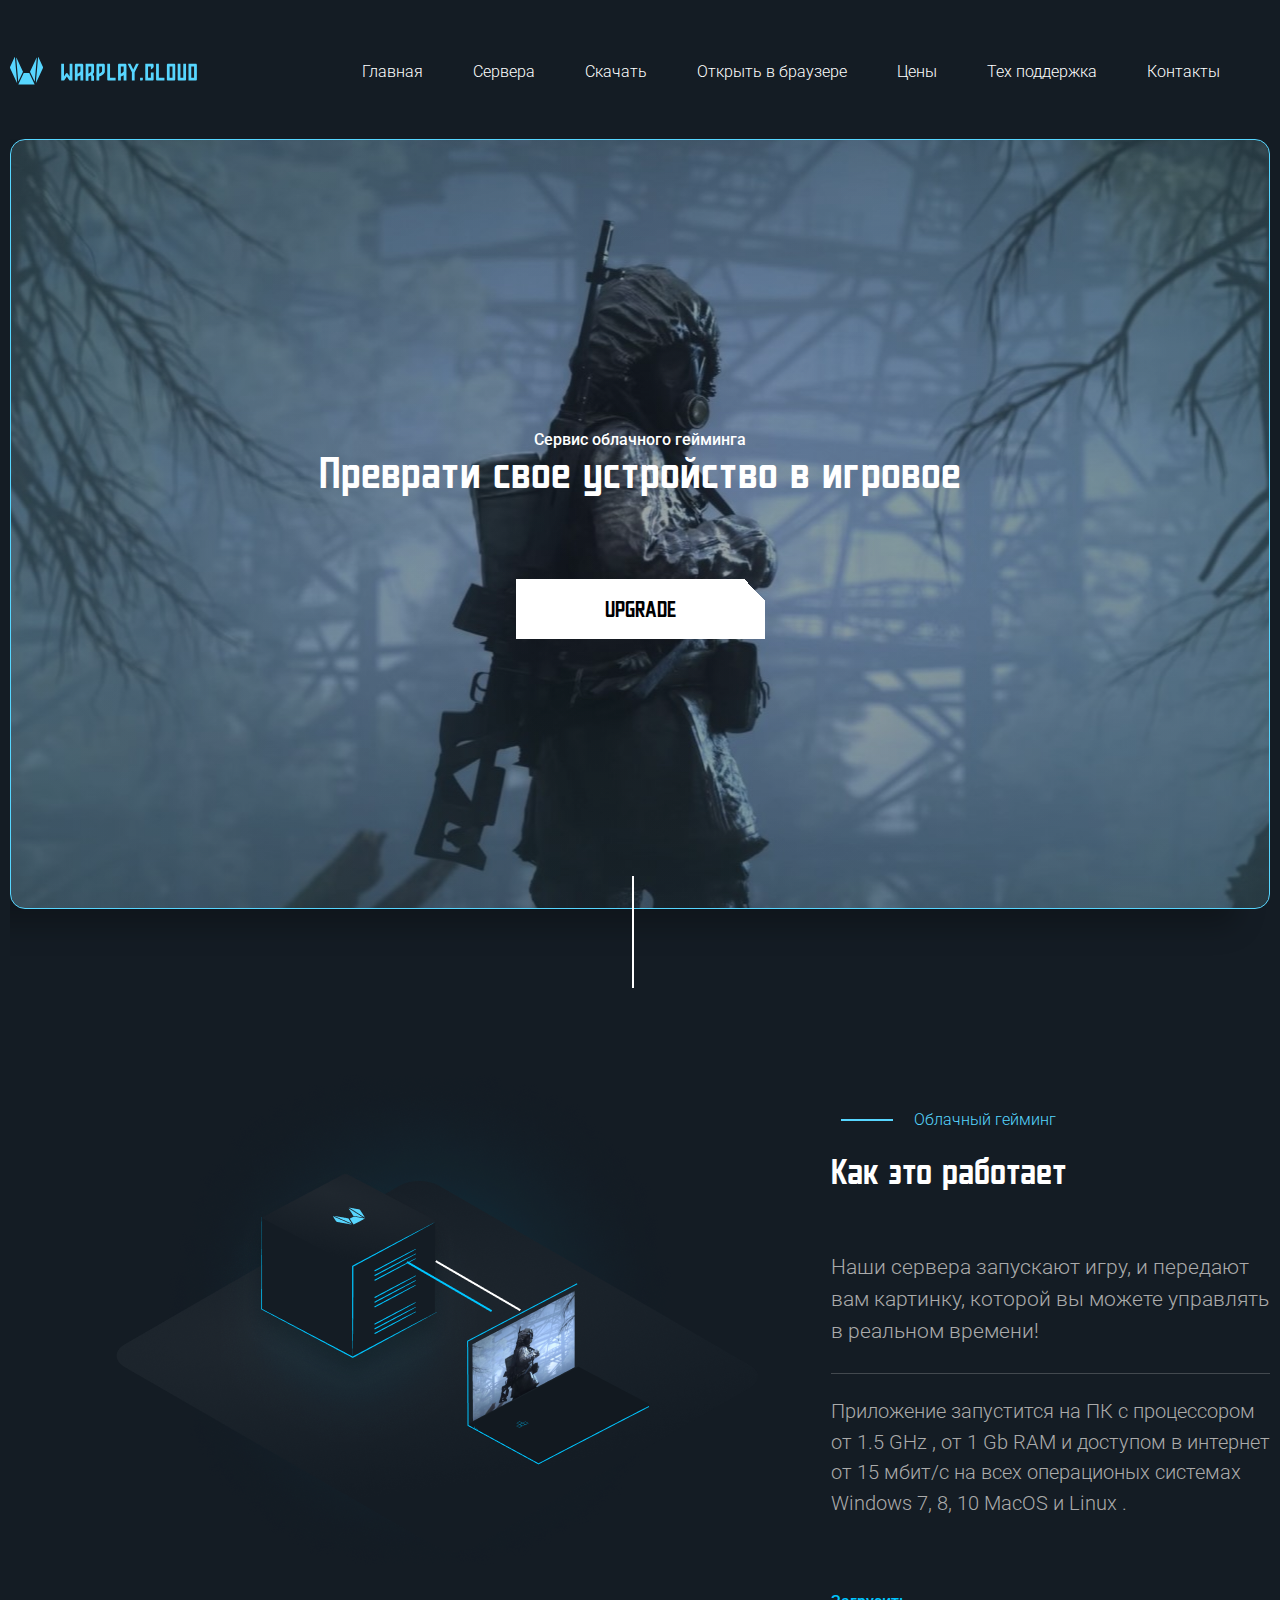
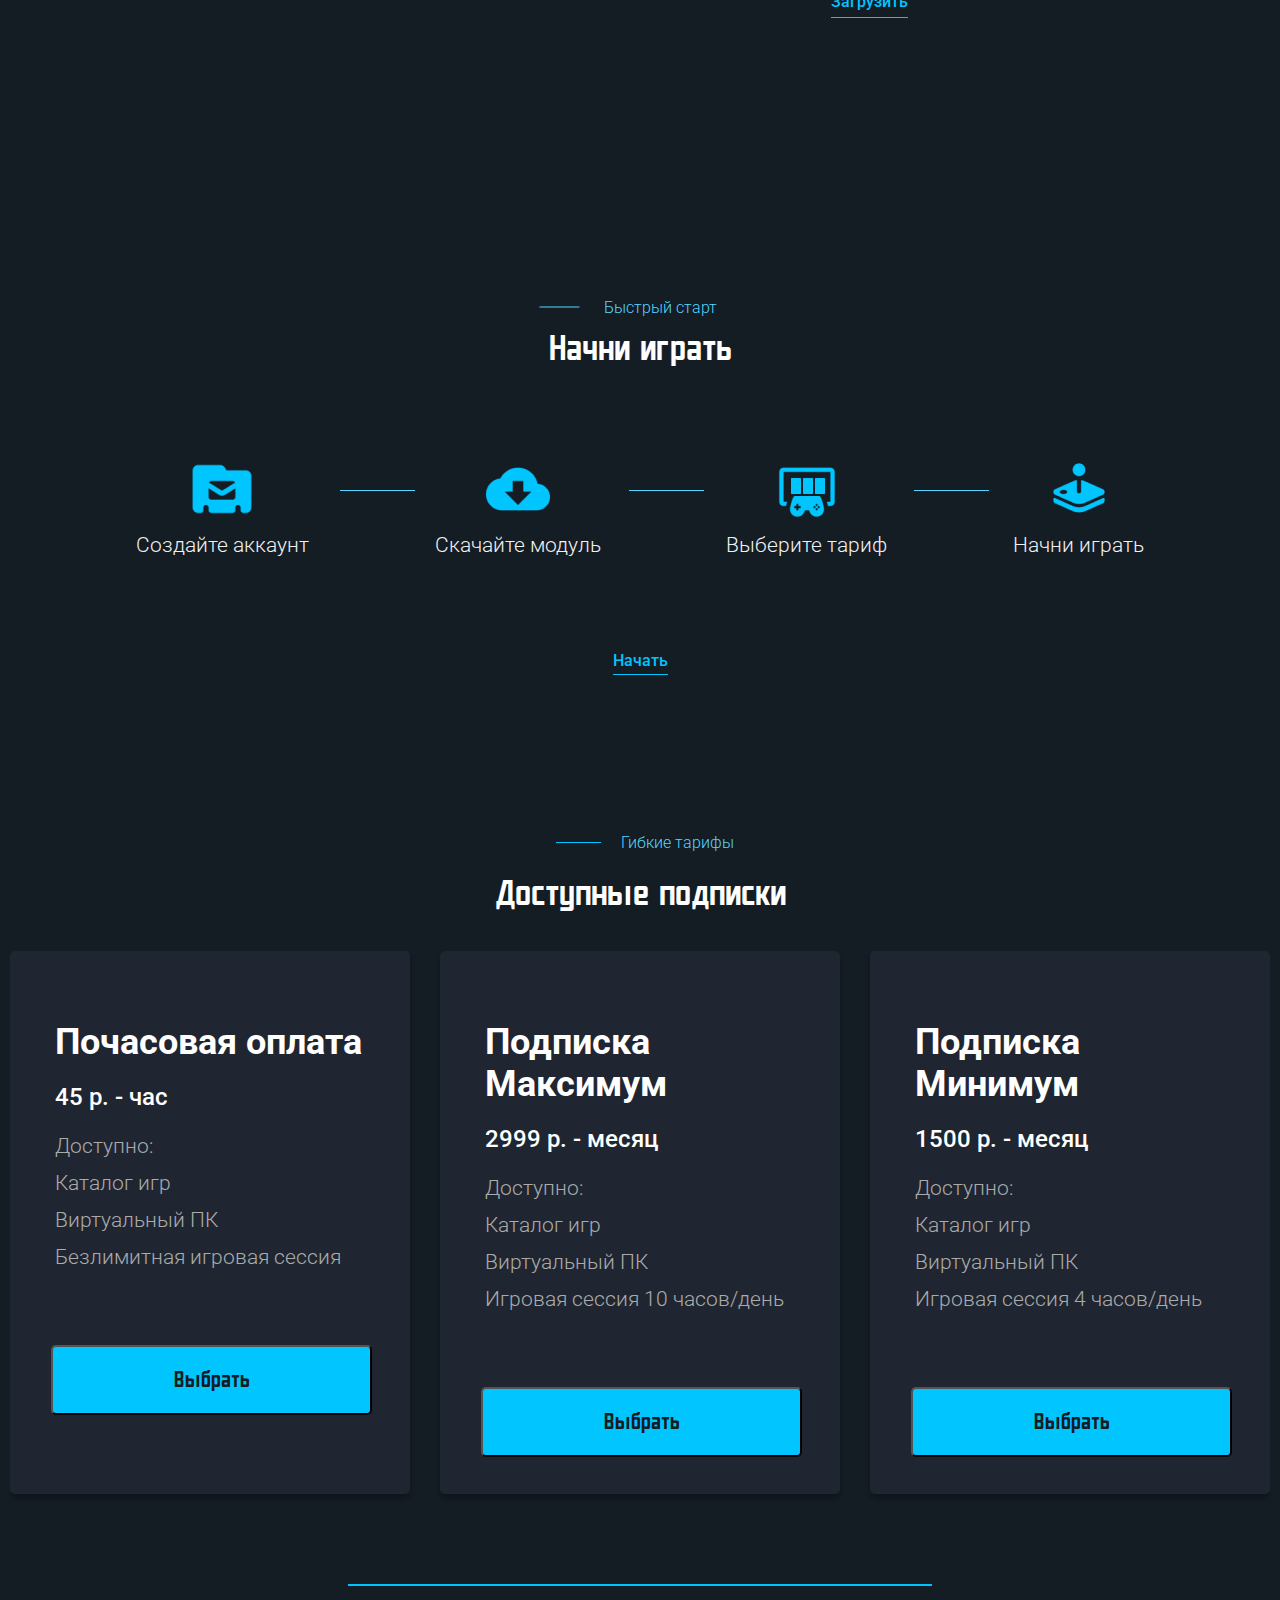
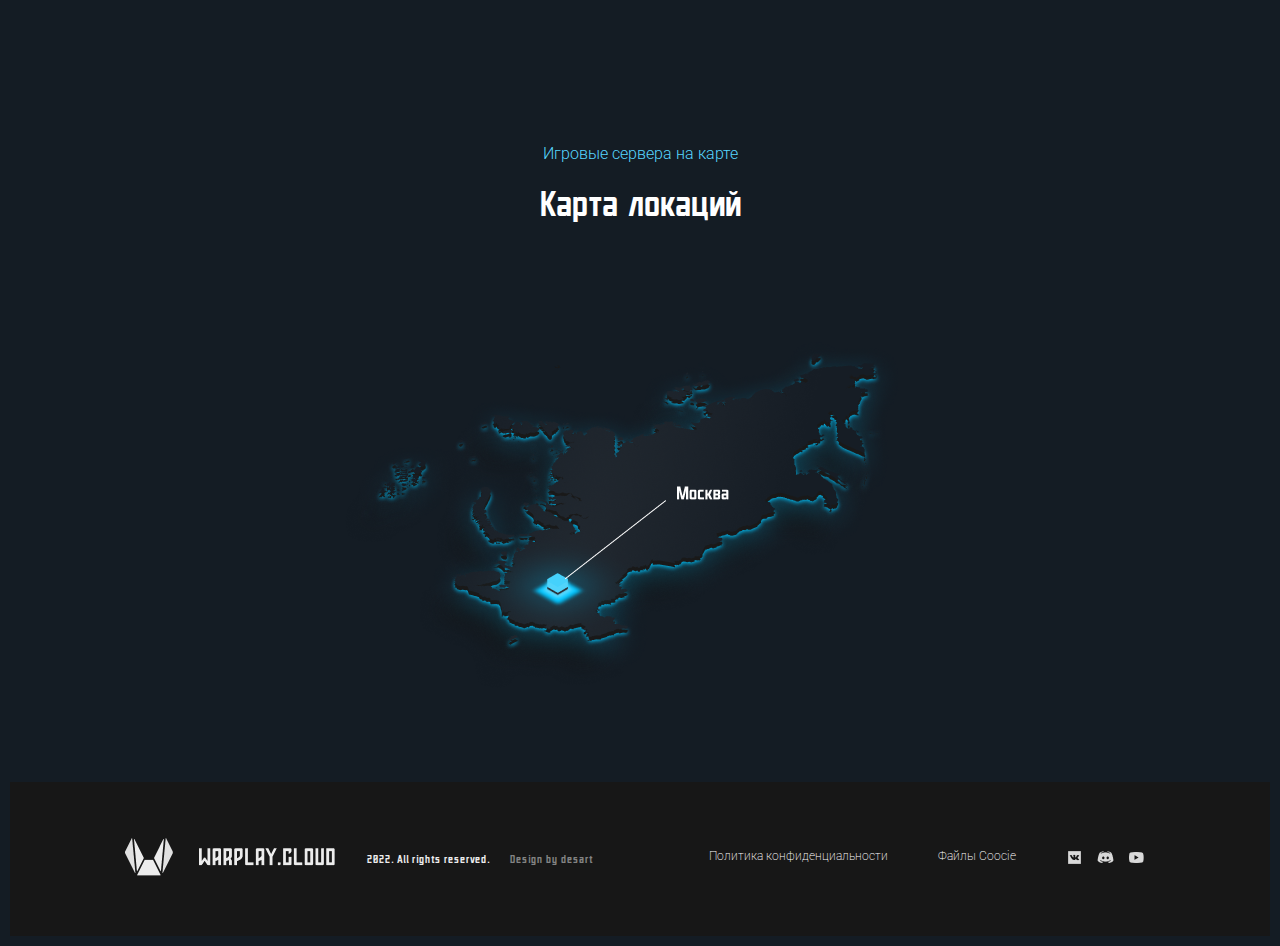
<file: index.html>
<!DOCTYPE html>
<html lang="ru">
<head>
    <meta charset="UTF-8">
    <meta http-equiv="X-UA-Compatible" content="IE=edge">
    <meta name="viewport" content="width=device-width, initial-scale=1.0">
    <link rel="stylesheet" href="css/style.css">
    <link rel="icon" href="img/icon/logo.svg">
    <link rel="preconnect" href="https://fonts.googleapis.com">
    <link rel="preconnect" href="https://fonts.gstatic.com" crossorigin>
    <link href="https://fonts.googleapis.com/css2?family=Roboto:wght@300;400;500;700&display=swap" rel="stylesheet">
    <title>WARPLAY.CLOUD</title>
</head>
<body>
    <header class="header">
    <div class="container">
        <div class="header__Ineer">
        <div class="header__logo">
            <a href="#"><img src="img/icon/Logo_header.svg" alt=""></a>
        </div>
            <nav class="nav">
                <a class="nav_link" href="index.html">Главная</a>
                <a class="nav_link"  href="#servera">Сервера</a>
                <a class="nav_link" href="dowload_page/dowload.html">Скачать</a>
                <a class="nav_link" href="404_eror_page/404_eror.html">Открыть в браузере</a>
                <a class="nav_link" href="#price">Цены</a>
                <a class="nav_link" href="404_eror_page/404_eror.html">Тех поддержка</a>
                <a class="nav_link" id="contacts" href="404_eror_page/404_eror.html">Контакты</a>
            </nav>
        </div>
    </div>
    </header>
    <div class="bottom_header">
        <div class="container">
        <div class="bottom_header_iner">
        <div class="text_back_fon">
            <div class="pre_heading">
                <span>Сервис облачного гейминга</span>
            </div>
            <div class="title">
                <span>Преврати свое устройство в игровое</span>
            </div>
        </div>
        <div class="input_header">
            <a class="link_header" href="#price">UPGRADE</a>
        </div>
        <div class="line_header"></div>
        </div>
             </div>
    
    </div>
    <div class="how_it_works">
        <div class="container">
            <div class="block_works">
                <div class="block_img">
                    
                </div>
                <div class="block_text_works">
                    <div class="title">
                        <h6 class="pre_heading_works">Облачный гейминг</h6>
                        <h2 class="title_works">Как это работает</h2>
                    </div>
                    <div class="descriptions">
                        <p class="description_text">Наши сервера запускают игру, и передают<br>
                            вам картинку, которой вы можете управлять<br>
                            в реальном времени!</p>
                            <div class="block_img">
                                <img  src="img/ImageServerHost.png" alt="">
                            </div>
                           
                        <p class="description_text_2">Приложение  запустится на ПК с процессором<br>
                            от 1.5 GHz , от 1 Gb RAM и доступом в интернет<br>
                            от 15 мбит/с
                             на всех операционых системах<br>
                            Windows 7, 8, 10 MacOS и Linux .</p>
                    </div>
                    <div class="block_download">
                        <a class="download_link" href="dowload_page/dowload.html" _blank >Загрузить</a>
                    </div>
                </div>
            </div>
        
    </div>
    </div>
    <div class="block_start_playing">
        <div class="container">
            <div class="block_text_start_playing">
                <div class="inner_text_1">
                    <h6 class="pre_title_start_playing">Быстрый старт</h6>
                </div>
                <h2 class="title_start_playing">Начни играть</h2>
            </div>
            <div class="img_description_start_playing">
                <figure class="figure_text_start">
                    <img src="img/icon/Mail Contact.png" alt="">
                    <figcaption class="text_under_img">Cоздайте аккаунт</figcaption>
                </figure>

                <figure class="figure_text_start">
                    <img src="img/icon/Download from the Cloud.png" alt="">
                    <figcaption class="text_under_img">Cкачайте модуль</figcaption>
                </figure>

                <figure class="figure_text_start">
                    <img src="img/icon/Library.png" alt="">
                    <figcaption class="text_under_img">Выберите тариф</figcaption>
                </figure>

                <figure class="figure_text_start">
                    <img src="img/icon/Apple Arcade.png" alt="">
                    <figcaption class="text_under_img">Начни играть</figcaption>
                </figure>
            </div>
            <div class="block_to_begin">
                <a href="registration_page/registration.html" class="text_block_to_begin">Начать</a>
            </div>
        </div>
    </div>
    <div class="sebscriptions">
        <div class="container">
            <div class="block_text_sebcriptions">
                <div class="pre_title_block_sebcriptions">
                    <a id="price" href="#"><p class="text_pre_title">Гибкие тарифы</p></a>
                </div>
                <p class="title_sebcriptions">Доступные подписки</p>
            </div>
            <div class="block_cards">
                <div class="cards_1">
                    <div class="inear_card_title">
                        <p class="title_card_text">Почасовая оплата</p>
                        <p class="card_maney">45 р.  -  час</p>
                    </div>
                    <div class="description_card">
                    <p>Доступно:</p>
                    <p>Каталог игр</p>
                    <p>Виртуальный ПК</p>
                    <p>Безлимитная игровая сессия</p>
                    </div>
                    <div class="button_card">
                        <a href="registration_page/registration.html"><button class="link_card">Выбрать</button></a>
                    </div>
                </div>

                    <div class="cards_2">
                        <div class="inear_card_title">
                            <p class="title_card_text">Подписка Максимум</p>
                            <p class="card_maney">2999 р.  -  месяц</p>
                        </div>
                        <div class="description_card">
                        <p>Доступно:</p>
                        <p>Каталог игр</p>
                        <p>Виртуальный ПК</p>
                        <p>Игровая сессия 10 часов/день</p>
                        </div>
                        <div class="button_card">
                            <a href="registration_page/registration.html"><button class="link_card">Выбрать</button></a>
                        </div>
                         </div>

                        <div class="cards_3">
                            <div class="inear_card_title">
                                <p class="title_card_text">Подписка Минимум</p>
                                <p class="card_maney">1500 р.  -  месяц</p>
                            </div>
                            <div class="description_card">
                            <p>Доступно:</p>
                            <p>Каталог игр</p>
                            <p>Виртуальный ПК</p>
                            <p>Игровая сессия 4 часов/день</p>
                            </div>
                            <div class="button_card">
                               <a href="registration_page/registration.html"><button class="link_card">Выбрать</button></a>
                            </div>
            </div>
        </div>
        <div class="block_line_cards">
            <hr class="line_cards">
        </div>
    </div>
    </div>
    <div class="block_map">
            <div class="container">
                <div class="blocK_text_map">
                    <div class="block_pre_title_map">
                        <a id="servera" href="#"><p>Игровые сервера на карте</p></a>
                    </div>
                    <p class="title_map">Карта локаций</p>
                </div>
                <div class="blocK_img_map">
                    <img class="img_map" src="img/map.png" alt="">
                </div>
            </div>
    </div>
    <footer>
        <div class="container">
            <div class="block_left_text">
                <div class="block_text_left">
                    
                        <a class="img_Logo_footer" href="#"><img src="img/icon/Logo_white.png" alt=""></a>
                    
                    <p class="date_site">2022. All rights reserved.</p>
                    <p class="design_site">Design by desart </p>
                </div>
            
            <div class="block_right_footer">
                <a href="#" class="privacy_policy">Политика конфиденциальности</a>
                <a href="#" class="coocie_footer">Файлы Coocie</a>
                <div class="block_social_network">
                    <a href="#"><img  src="img/icon/VK com.png" alt=""></a>
                    <a href="#"><img src="img/icon/Discord.png" alt=""></a>
                    <a href="#"><img src="img/icon/YouTube.png" alt=""></a>
                </div>
            </div>
            </div>
        </div>
    </footer>

</body>
</html>
</file>
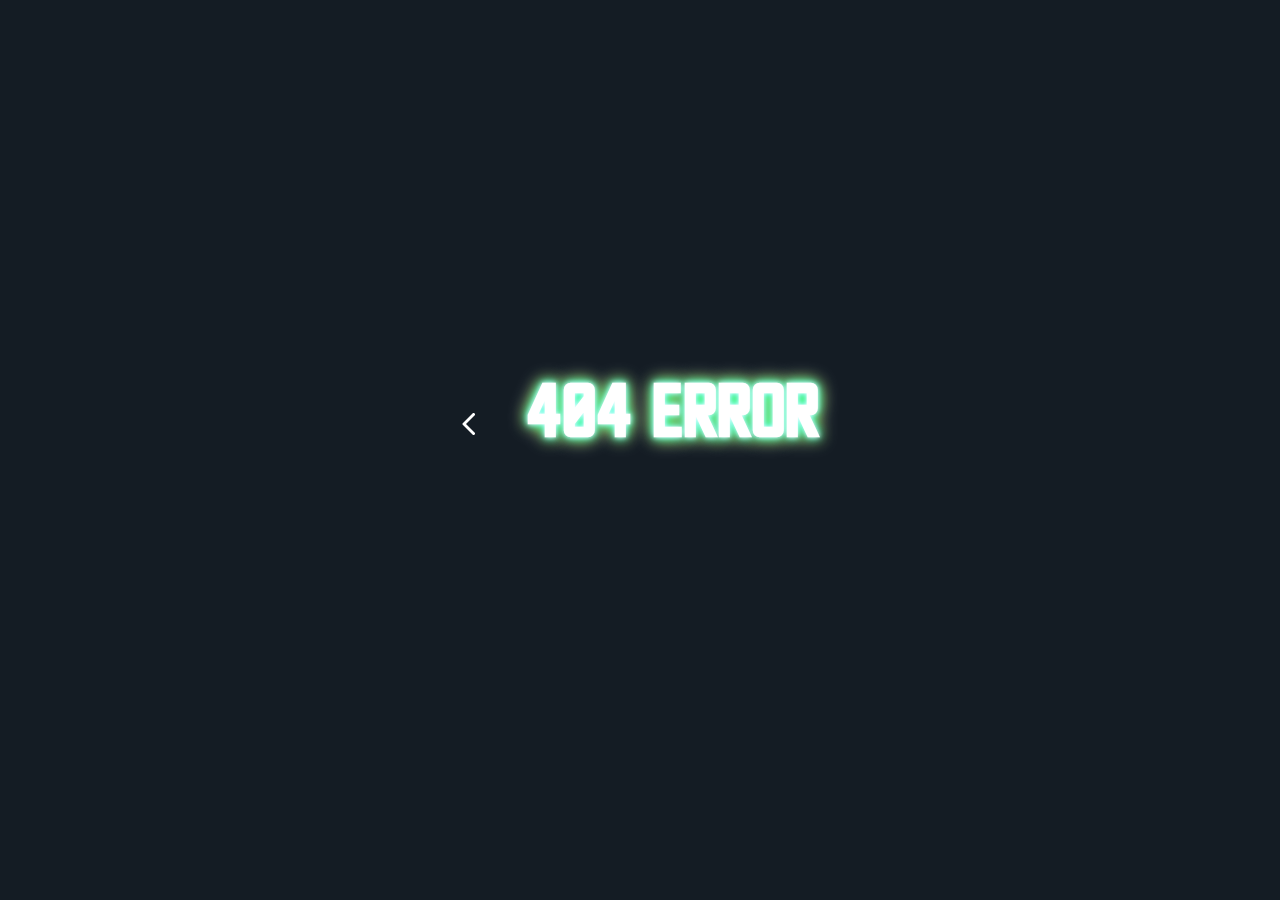
<file: 404_eror_page/404_eror.html>
<!DOCTYPE html>
<html lang="ru">
<head>
    <meta charset="UTF-8">
    <meta http-equiv="X-UA-Compatible" content="IE=edge">
    <meta name="viewport" content="width=device-width, initial-scale=1.0">
    <link rel="stylesheet" href="css/style.css">
    <link rel="icon" href="img/logo.svg">
    <title>Ошибка</title>
</head>
<body>
    <div class="shell">
        <div class="container">
            <div class="blocK_error">
                <h1><a href="/index.html"><img src="img/Arrow.png" alt=""></a> 404 ERROR</h1>
            </div>
        </div>
    </div>
</body>
</html>
</file>
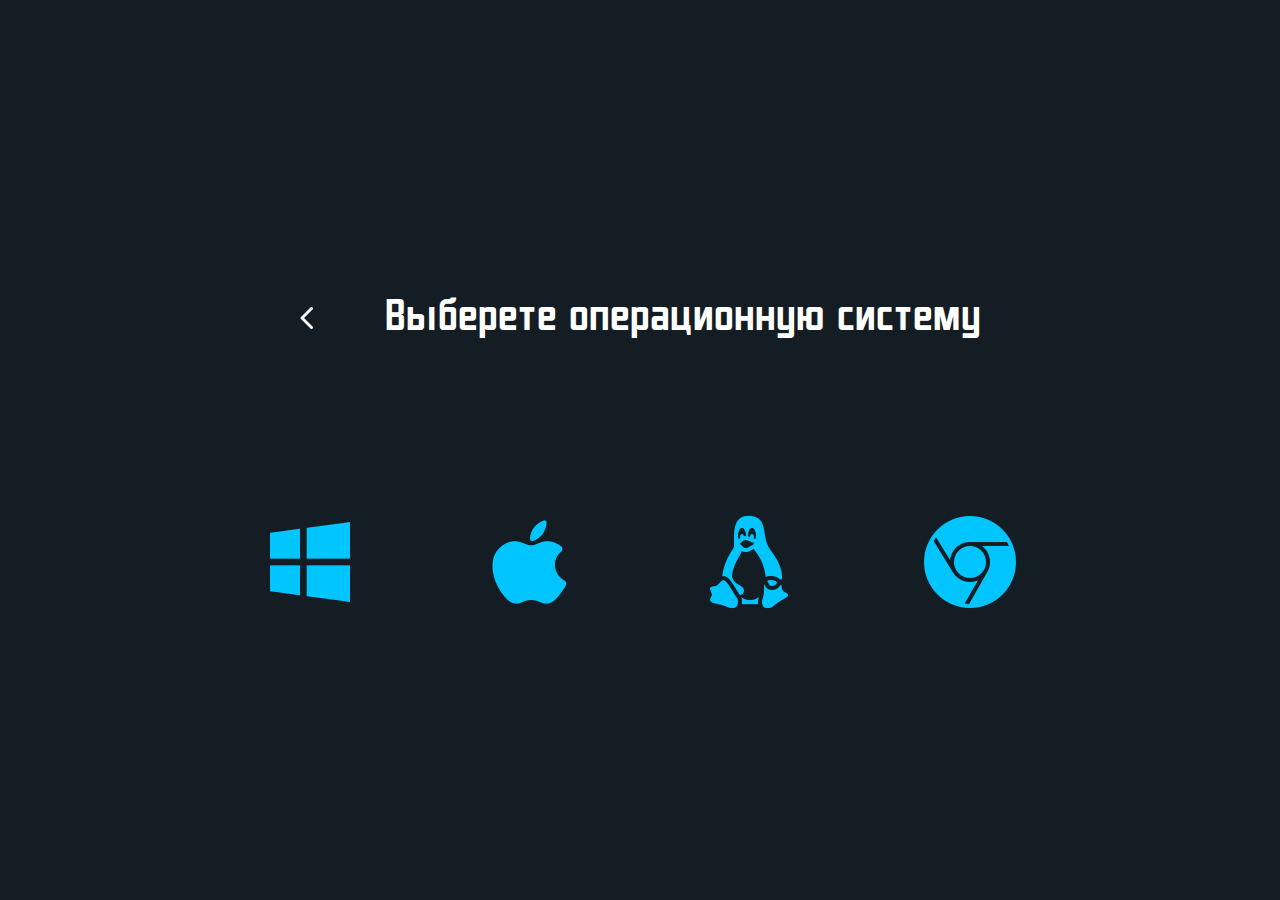
<file: dowload_page/dowload.html>
<!DOCTYPE html>
<html lang="ru ">
<head>
    <meta charset="UTF-8">
    <meta http-equiv="X-UA-Compatible" content="IE=edge">
    <meta name="viewport" content="width=device-width, initial-scale=1.0">
    <link rel="stylesheet" href="сss/style.css">
    <link rel="icon" href="img/logo.svg">
    <title>Загрузка</title>
</head>
<body>
    <div class="shell">
        <div class="container">
            <div class="block_glav">
                <div class="block_text">
                    <p><a href="../index.html"><img src="img/Arrow.png" alt=""></a>Выберете операционную систему</p>
                </div>
                <div class="block_img">
                    <a href="#"><img src="img/Windows 10.png" alt=""></a>
                    <a href="#"><img src="img/Mac_Client.png" alt=""></a>
                    <a href="#"><img src="img/Linux.png" alt=""></a>
                    <a href="#"><img src="img/Chrome.png" alt=""></a>
                </div>
            </div>
        </div>
    </div>
</body>
</html>
</file>
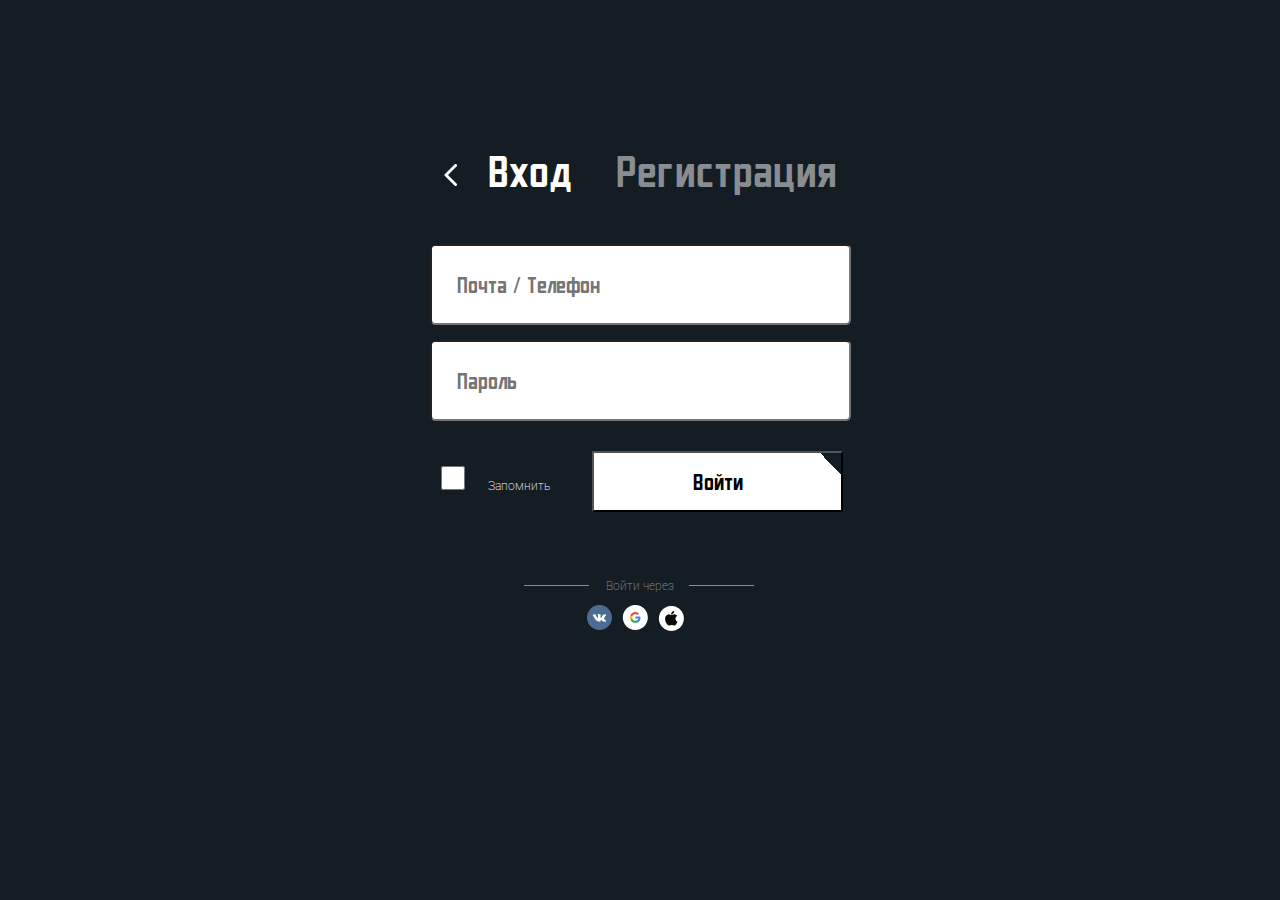
<file: input_page/input.html>
<!DOCTYPE html>
<html lang="ru">
<head>
    <meta charset="UTF-8">
    <meta http-equiv="X-UA-Compatible" content="IE=edge">
    <meta name="viewport" content="width=device-width, initial-scale=1.0">
    <link rel="stylesheet" href="css/style.css">
    <link rel="icon" href="img/logo.svg">
    <link rel="preconnect" href="https://fonts.googleapis.com">
    <link rel="preconnect" href="https://fonts.gstatic.com" crossorigin>
    <link href="https://fonts.googleapis.com/css2?family=Roboto:wght@300;400;500;700&display=swap" rel="stylesheet">
    <title>Регистрация</title>
</head>
<body>
    <div class="shell">
        <div class="contain">
            <div class="registration">
                 <div class="block_text">
                    <a href="#"><p class="text_selected"><a href="../index.html"><img src="img/Arrow.png" alt=""></a>Вход</p></a>
                    <a href="../registration_page/registration.html"><p class="text_not_selected">Регистрация</p></a>
                 </div>
                 <form action="#" method="post" class="input_regist">
                    <div class="input">
                        <input class="input_email" type="email" placeholder="Почта / Телефон">
                    </div>
                    <div class="input">
                        <input class="input_password" type="password" placeholder="Пароль">
                    </div>
                 </form>
                 <div class="block_submit">
                    <label class="check_box_text"> <input class="check_kbox" type="checkbox" name="" id=""><p>Запомнить</p></label>
                    <a href=""><input class="input_submit" type="submit" value="Войти"></a>
        
                </div>
                <div class="block_social_network">
                    <div class="block_text">
                        <p class="text_social_net">Войти через</p>
                    </div>
                    <div class="block_img">
                        <a href="#"><img src="img/VK.png" alt=""></a>
                        <a href="#"><img src="img/Google.png" alt=""></a>
                        <a href="#"><img src="img/Apple.png" alt=""></a>
                    </div>
                </div>
        </div>
    </div>
</body>
</html>
</file>
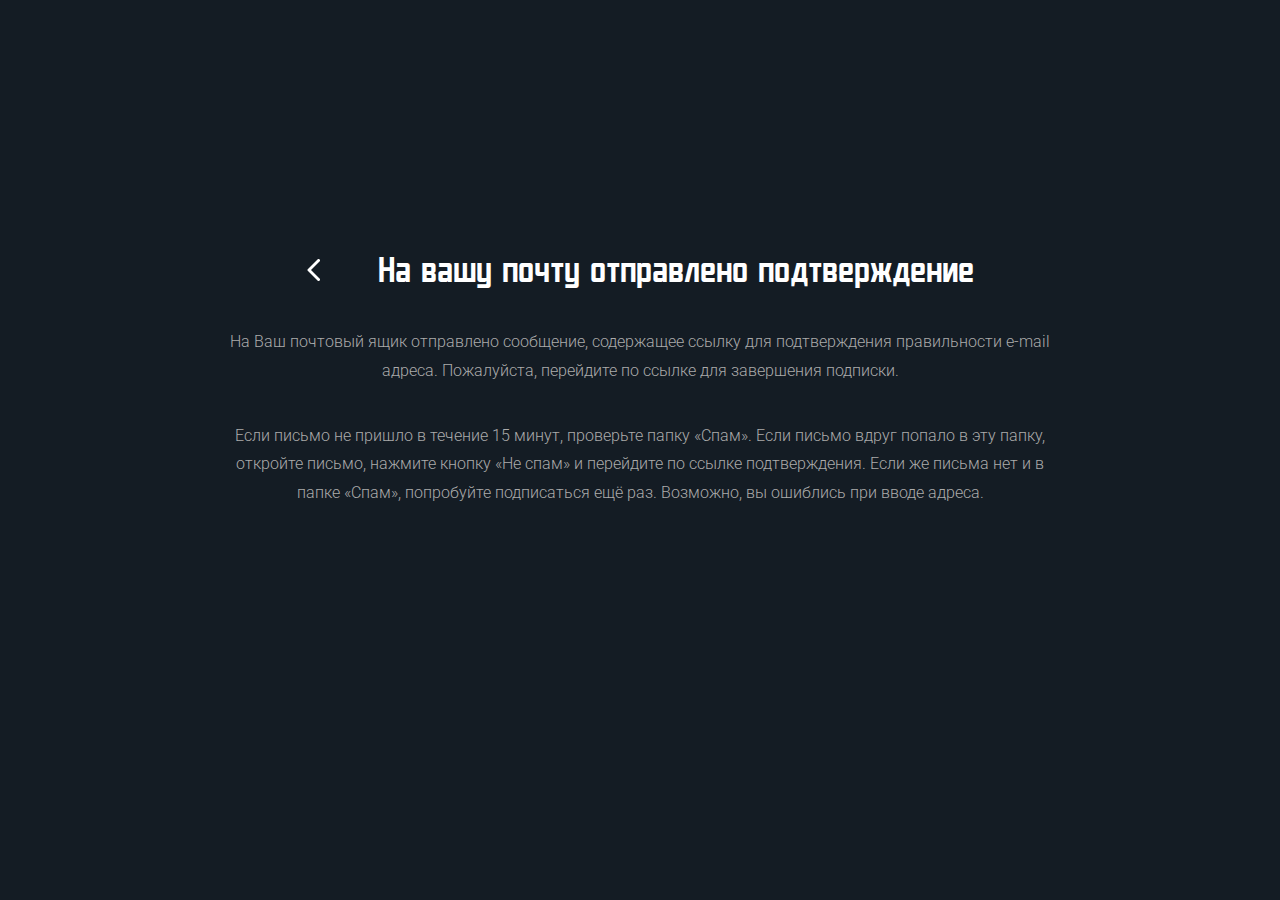
<file: Register_confirmation_page/Register_confirmation.html>
<!DOCTYPE html>
<html lang="ru">
<head>
    <meta charset="UTF-8">
    <meta http-equiv="X-UA-Compatible" content="IE=edge">
    <meta name="viewport" content="width=device-width, initial-scale=1.0">
    <link rel="icon" href="img/logo.svg">
    <link rel="stylesheet" href="css/style.css">
    <link rel="preconnect" href="https://fonts.googleapis.com">
    <link rel="preconnect" href="https://fonts.gstatic.com" crossorigin>
    <link href="https://fonts.googleapis.com/css2?family=Roboto:wght@300;400;500;700&display=swap" rel="stylesheet">
    <title>Регестрация подверждение</title>
</head>
<body>
    <div class="shell">
        <div class="container">
                <div class="content">

            <div class="block_text">
                <div class="title_text">
                    <p><a href="../subscriptions_page/subscriptions.html"><img src="img/Arrow.png" alt=""></a> На вашу почту отправлено подтверждение</p>
                </div>
                <p class="descript_1">На Ваш почтовый ящик отправлено сообщение, содержащее ссылку для подтверждения правильности e-mail <br> адреса. Пожалуйста, перейдите по ссылке для завершения подписки.</p>
                <p class="descript_2">Если письмо не пришло в течение 15 минут, проверьте папку «Спам». Если письмо вдруг попало в эту папку, <br> откройте письмо, нажмите кнопку «Не спам» и перейдите по ссылке подтверждения. Если же письма нет и в<br> папке «Спам», попробуйте подписаться ещё раз. Возможно, вы ошиблись при вводе адреса.</p>
            </div>
            </div>
        </div>
    </div>
</body>
</html>
</file>
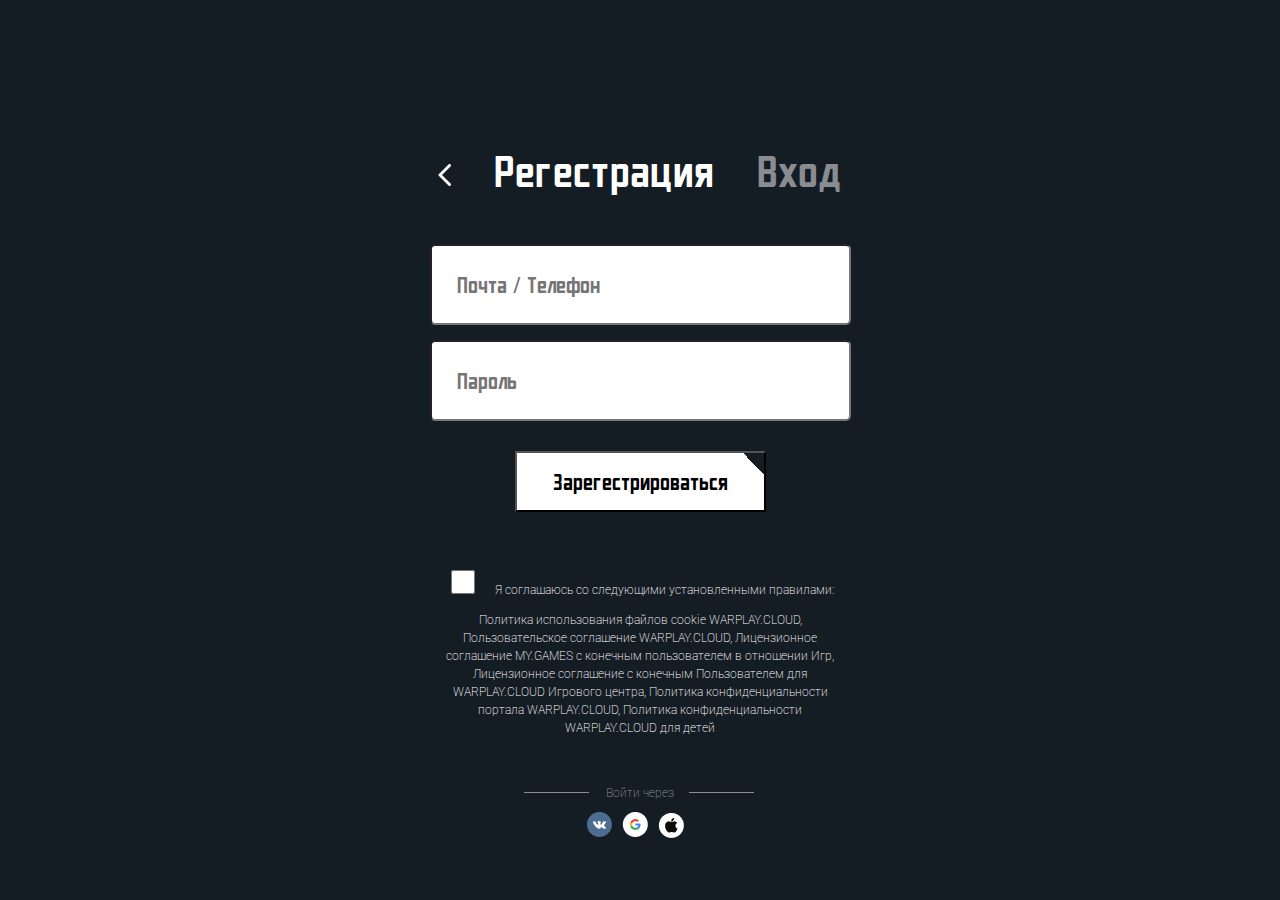
<file: registration_page/registration.html>
<!DOCTYPE html>
<html lang="ru">
<head>
    <meta charset="UTF-8">
    <meta http-equiv="X-UA-Compatible" content="IE=edge">
    <meta name="viewport" content="width=device-width, initial-scale=1.0">
    <link rel="stylesheet" href="css/style.css">
    <link rel="icon" href="img/logo.svg">
    <link rel="preconnect" href="https://fonts.googleapis.com">
    <link rel="preconnect" href="https://fonts.gstatic.com" crossorigin>
    <link href="https://fonts.googleapis.com/css2?family=Roboto:wght@300;400;500;700&display=swap" rel="stylesheet">
    <title>Регистрация</title>
</head>
<body>
    <div class="shell">
        <div class="contain">
            <div class="registration">
                 <div class="block_text">
                    <a href="#"><p class="text_selected"><a href="../index.html"><img src="img/Arrow.png" alt=""></a> Регестрация</p></a>
                    <a href="../input_page/input.html"><p class="text_not_selected">Вход</p></a>
                 </div>
                 <form action="#" method="post" class="input_regist">
                    <div class="input">
                        <input class="input_email" type="email" placeholder="Почта / Телефон">
                    </div>
                    <div class="input">
                        <input class="input_password" type="password" placeholder="Пароль">
                    </div>
                 </form>
                 <div class="block_submit">
                    <a href="../Register_confirmation_page/Register_confirmation.html"><input class="input_submit" type="submit" value="Зарегестрироваться"></a>
                </div>
                <div class="block_check">
                    <label><input class="input_Check" type="checkbox" name="" id="" ><a href="#" class="text_check">Я соглашаюсь со следующими установленными правилами: <br> Политика использования файлов cookie WARPLAY.CLOUD,<br> Пользовательское соглашение WARPLAY.CLOUD, Лицензионное<br> соглашение MY.GAMES с конечным пользователем в отношении Игр,<br> Лицензионное соглашение с конечным Пользователем для<br> WARPLAY.CLOUD Игрового центра, Политика конфиденциальности<br> портала WARPLAY.CLOUD, Политика конфиденциальности<br> WARPLAY.CLOUD для детей</a></label>
                </div>
                <div class="block_social_network">
                    <div class="block_text">
                        <p class="text_social_net">Войти через</p>
                    </div>
                    <div class="block_img">
                        <a href="#"><img src="img/VK.png" alt=""></a>
                        <a href="#"><img src="img/Google.png" alt=""></a>
                        <a href="#"><img src="img/Apple.png" alt=""></a>
                    </div>
                </div>
        </div>
    </div>
</body>
</html>
</file>
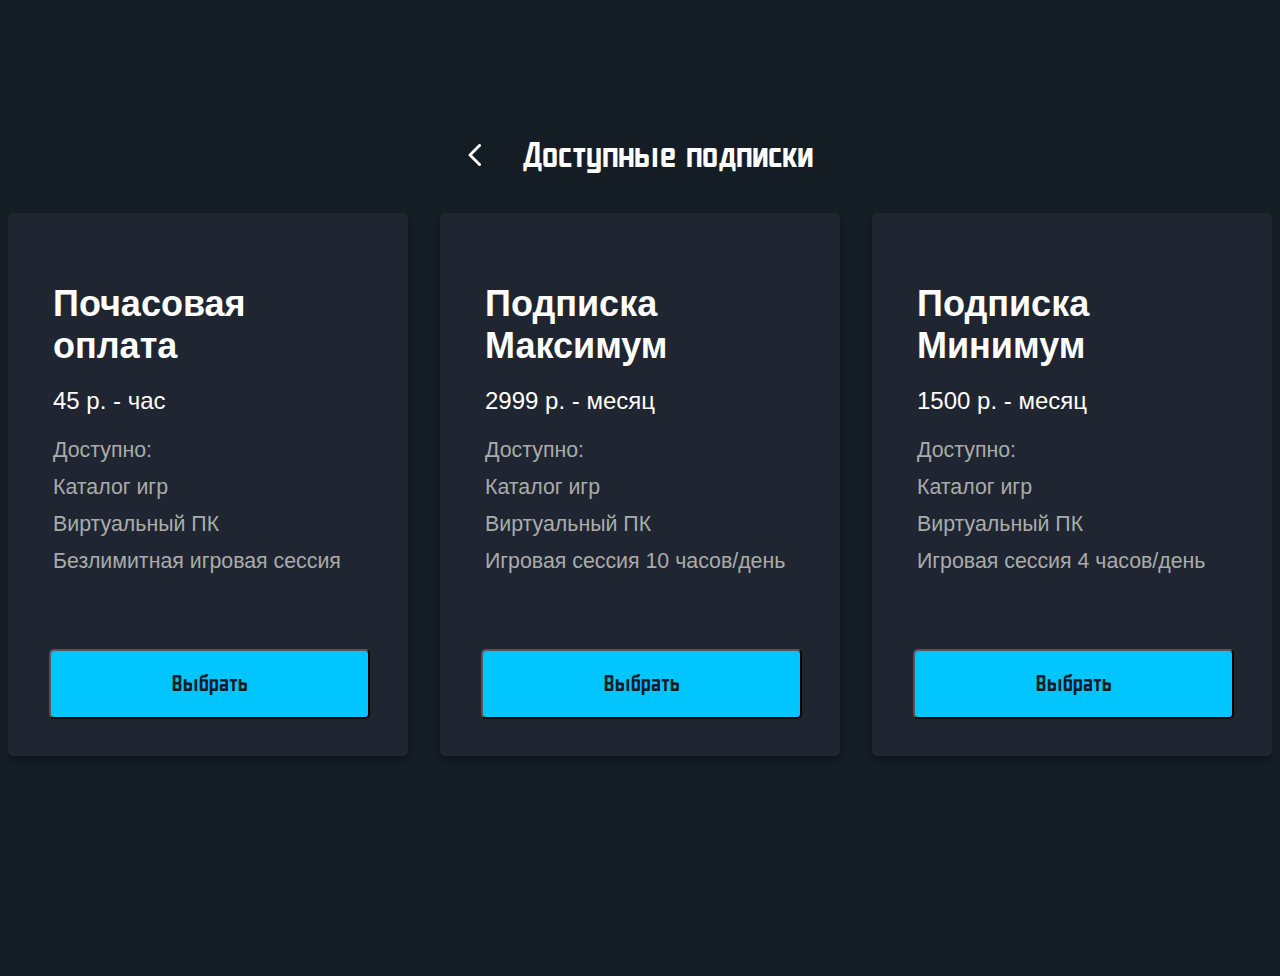
<file: subscriptions_page/subscriptions.html>
<!DOCTYPE html>
<html lang="ru">
<head>
    <meta charset="UTF-8">
    <meta http-equiv="X-UA-Compatible" content="IE=edge">
    <meta name="viewport" content="width=device-width, initial-scale=1.0">
    <link rel="stylesheet" href="css/style.css">
    <link rel="icon" href="img/logo.svg">
    <title>Доступные подписки</title>
</head>
<body>
    <div class="sebscriptions">
        <div class="container">
            <div class="block_text_sebcriptions">
                
                <p class="title_sebcriptions"><a href="../index.html"><img src="img/Arrow.png" alt=""></a> Доступные подписки</p>
            </div>
            <div class="block_cards">
                <div class="cards_1">
                    <div class="inear_card_title">
                        <p class="title_card_text">Почасовая оплата</p>
                        <p class="card_maney">45 р.  -  час</p>
                    </div>
                    <div class="description_card">
                    <p>Доступно:</p>
                    <p>Каталог игр</p>
                    <p>Виртуальный ПК</p>
                    <p>Безлимитная игровая сессия</p>
                    </div>
                    <div class="button_card">
                        <a href="registration_page/registration.html"><button class="link_card">Выбрать</button></a>
                    </div>
                </div>

                    <div class="cards_2">
                        <div class="inear_card_title">
                            <p class="title_card_text">Подписка Максимум</p>
                            <p class="card_maney">2999 р.  -  месяц</p>
                        </div>
                        <div class="description_card">
                        <p>Доступно:</p>
                        <p>Каталог игр</p>
                        <p>Виртуальный ПК</p>
                        <p>Игровая сессия 10 часов/день</p>
                        </div>
                        <div class="button_card">
                            <a href="registration_page/registration.html"><button class="link_card">Выбрать</button></a>
                        </div>
                         </div>

                        <div class="cards_3">
                            <div class="inear_card_title">
                                <p class="title_card_text">Подписка Минимум</p>
                                <p class="card_maney">1500 р.  -  месяц</p>
                            </div>
                            <div class="description_card">
                            <p>Доступно:</p>
                            <p>Каталог игр</p>
                            <p>Виртуальный ПК</p>
                            <p>Игровая сессия 4 часов/день</p>
                            </div>
                            <div class="button_card">
                               <a href="registration_page/registration.html"><button class="link_card">Выбрать</button></a>
                            </div>
            </div>
        </div>
</body>
</html>
</file>
<file: css/style.css>
/* fonts */
@font-face {
    font-family: 'PulsarOriginalRegular';
    src: url(../fonts/PulsarOriginalRegular.woff2);
}

@font-face {
    font-family: 'AireExterior' ;
    src: url(../fonts/AireExterior.ttf);
}
/* fonts */

body {
    margin: 0;
    padding: 10px;
    background-color: #141C24;
    box-sizing: border-box;
    overflow-x: hidden;
}

.container {
    max-width: 1313px;
    margin: 0 auto;
    overflow-x: hidden;
}
/* header */
header {
    margin-top: 47px;
    margin-bottom: 50px;
}

@media (max-width:874px) {
    header {
        margin-top: 30px;
        margin-bottom: 30px;
    }
}

.header__Ineer {
    display: flex;
    justify-content: space-between;
    align-items: center;
}

@media (max-width:874px) {
    .header__Ineer {
        justify-content: center;
    }
}

nav {
    display: flex;
    align-items: center;
}

@media (max-width:874px) {
    .nav{
        display:none;
    }
}

.header__logo img {
    padding-right: 15px;
}

.nav_link {
    margin-right: 50px;
    font-family: 'Roboto', sans-serif;
    font-style: normal;
    font-weight: 300;
    font-size: 16px;
    line-height: 180%;
    color: #FFFFFF;
    text-decoration: none;
    border-bottom: 1px solid ;
    border-color: transparent;
}

@media (max-width:1140px) {
    .nav_link {
        margin-right: 13px;
    }
}

.nav_link:hover {
    transition: all 0.5s ease-out;
    border-color: #00C5FF;
}
/* content */

.bottom_header_iner {
    position: relative;
    background: radial-gradient(49.95% 96.01% at 50.05% 49.91%, rgba(82, 125, 139, 0) 0%, rgba(82, 125, 139, 0.25) 100%), linear-gradient(0deg, rgba(0, 0, 0, 0.2), rgba(0, 0, 0, 0.2)), url(../img/back_fon.jpg);
    border: 0.5px solid #57D6FF;
    box-shadow: -33px 17px 29px rgba(0, 0, 0, 0.25);
    border-radius: 15px;
    height: 768px;
    background-position-x: center;
    background-repeat: no-repeat;
    max-width: 1311px;
    text-align: center;
    margin-bottom: 105px;
    

}

.text_back_fon {
    margin-top: 290px;
    margin-bottom: 100px;
}

@media (max-width:472px) {
    .text_back_fon{
        margin-top: 240px;
        margin-bottom: 70px;
        
    }
}

.pre_heading {
    font-family: 'Roboto', sans-serif;
    font-style: normal;
    font-weight: 500;
    font-size: 16px;
    line-height: 19px;
   color: #FFFFFF; 
}



.title  {
    font-family: 'AireExterior', sans-serif;
    font-style: normal;
    font-weight: 400;
    font-size: 48px;
    line-height: 48px;
    color: #FFFFFF;
}




.link_header {
    padding: 18px 89px 18px 89px;
    background-color: #fff;
    font-family: 'AireExterior';
    font-style: normal;
    font-weight: 400;
    font-size: 24px;
    line-height: 24px;
    color: #000000;
    text-decoration: none;
    background:linear-gradient(-134deg, transparent 15px, #fff 0);
    transition: all 2s ease-out;
}

.link_header:hover {
    background:linear-gradient(-134deg, transparent 15px, #57D6FF);
    color: white;
    transition: all 2s ease-out;
}

.line_header {
    text-align: center;
    align-content: flex-end;
}

.line_header::before {
    position: absolute;
    bottom: -25px;
    left: 45%;
    content:'';
    border: 1px solid #FFFFFF;
    transform: rotate(90deg);
    width: 110px;
    
    
}

@media (max-width:494px) {
    .line_header::before {
        left: 41%;
        
    }
}

@media (max-width:428px) {
    .line_header::before {
        left: 37%;
        
    }
}

@media (max-width:356px) {
    .line_header::before {
        left: 33%;
        
    }
}


 /* content  2*/

 /* .how_it_works {
    background-image: url(../img/ImageServerHost.pngg);
    background-repeat: no-repeat;
    background-position: left;
    margin-bottom: 110px;
    max-height: 1000px;
 } */



 .block_works {
    position: relative;
    height: 880px;
 }

 .block_img  {
    position: absolute;                                                                                                                                                           ;
 }

 @media (max-width:1153px) {
    .block_img{
        position: absolute;         
        left: -671px;
        top: -67px;
    }
 }

 @media (max-width:1013px) {
    .block_img{
        position: absolute;         
        left: -672px;
        top: -400px;
       
    }
 }

 @media (max-width:840px) {
    .block_img img{
        
    }
 }

 



 .block_img  {
    position: absolute;
    left: -726px;
    top: -67px;
}
 



.block_text_works {
    position: absolute;
    top: 10.5%;
    right: 0;
    display: inline-block;
}

.pre_heading_works {
    position: relative;
    padding-left: 83px;
    font-family: 'Roboto', sans-serif;
    font-style: normal;
    font-weight: 300;
    font-size: 16px;
    line-height: 180%;
    color: #57D6FF;
    padding-bottom: 17px;
    margin: 0;
}

.pre_heading_works::before {
    position: absolute;
    top: 13px;
    left: -10px;
    margin-left: 20px;
    content:'';
    border: 1px solid #57D6FF;
    transform: rotate(180deg);
    width: 50px;
}

.title_works {
    margin: 0;
    padding-bottom: 60px;
    font-family: 'AireExterior';
    font-style: normal;
    font-weight: 400;
    font-size: 39px;
    line-height: 39px;
    color: #FFFFFF;
}

.description_text {
    margin: 0;
    font-family: 'Roboto', sans-serif;
    font-style: normal;
    font-weight: 300;
    font-size: 21.33px;
    line-height: 150%;
    color: #ABABAB;
    padding-bottom: 26px;
    border-bottom: 0.5px solid  rgba(255, 255, 255, 0.2);
}

.description_text_2 {
    font-family: 'Roboto', sans-serif;
    font-style: normal;
    font-weight: 300;
    font-size: 20.33px;
    line-height: 150%;
    color: #ABABAB;
    padding-bottom: 74px;
    margin: 0;
    padding-top: 22px;
}

.download_link {
    font-family: 'Roboto', sans-serif;
    font-style: normal;
    font-weight: 500;
    font-size: 16px;
    line-height: 19px;
    color: #00C5FF;
    text-decoration: none;
    padding-bottom: 6px;
    border-bottom: 1px solid #00C5FF;
}

/* Start-playning */

.block_start_playing {
    text-align: center;
    margin-bottom: 154px;
}

.inner_text_1 {
 margin-left: 41px;
}

.pre_title_start_playing  {
    display: inline-block;
    position: relative;
    margin: 0;
    font-family: 'Roboto';
    font-style: normal;
    font-weight: 300;
    font-size: 16px;
    line-height: 180%;
    color: #57D6FF;

}

.pre_title_start_playing::before {
    position:absolute;
    left: -45px;
    top: -7.5px;
    content:'';
    height: 40px;
    border-left: 1px solid #57D6FF;
    transform: rotate(89.7deg);
}

.title_start_playing {
    font-family: 'AireExterior';
    margin-top:5px;
    margin-bottom: 90px;
    font-style: normal;
    font-weight: 400;
    font-size: 39px;
    line-height: 39px;
    color: #FFFFFF;
}

.img_description_start_playing {
    display: flex;
    justify-content: space-evenly;
    align-items:center;
    margin-bottom: 90px;
}

.figure_text_start {
    display: inline-block;
    position: relative;
    text-align: center;
    align-items:center;
    margin:0;
}

.figure_text_start:not(:last-child)::before {
    content:'';
    position: absolute;
    right: -40%;
    bottom: 32%;
    border-right: 1px solid #57D6FF;
    height: 75px;
    transform: rotate(90deg);
}

.text_under_img {
    font-family: 'Roboto', sans-serif;
    padding-top: 4px;
    font-style: normal;
    font-weight: 300;
    font-size: 21.33px;
    line-height: 150%;
    color: #F1F1F1;
}

.block_to_begin  {
    text-align: center;
}
 
.text_block_to_begin {
    display: inline-block;
    text-decoration: none;
    font-family: 'Roboto', sans-serif;
    font-style: normal;
    font-weight: 500;
    font-size: 16px;
    line-height: 19px;
    color: #00C5FF;
    padding-bottom: 4px;
    border-bottom: 1px solid #00C5FF;
}


/* subscriptions */

.sebscriptions {
    margin-bottom: 130px;
}

.block_text_sebcriptions {
    text-align: center;
}

.pre_title_block_sebcriptions {
    margin-left: 75px;
}

.text_pre_title {
    display: inline-block;
    position: relative;
    margin: 0;
    font-family: 'Roboto';
    font-style: normal;
    font-weight: 300;
    font-size: 16px;
    line-height: 180%;
    color: #57D6FF;
}

.text_pre_title::before {
    content:'';
    position: absolute;
    height: 45px;
    top: -9px;
    left: -43px;
    border-left: 1px solid #00C5FF;
    transform: rotate(90deg);
}

.title_sebcriptions {
    font-family: 'AireExterior';
    font-style: normal;
    font-weight: 400;
    font-size: 39px;
    line-height: 39px;
    color: #FFFFFF;
    margin-top: 15px;
}

.block_cards {
    display: flex;
    justify-content: space-between;
    margin-bottom: 90px;
}

.cards_1, .cards_2, .cards_3 {
    box-sizing:border-box;
    width: 400px;
    height: 543px;
    background: #1F2631;
    box-shadow: 0px 4px 4px rgba(0, 0, 0, 0.25);
    border-radius: 5px;
    transition: all 0.5s ease-out;
}

.cards_1:hover,.cards_2:hover,.cards_3:hover {
    background: #311999;
    box-shadow: 0px 4px 4px rgba(0, 0, 0, 0.25);
    border-radius: 5px;
}

.inear_card_title {
    padding: 70px 45px 0 45px;
}

.title_card_text {
    margin: 0;
    font-family: 'Roboto', sans-serif;
    font-style: normal;
    font-weight: 700;
    font-size: 36px;
    line-height: 42px;
    color: #FFFFFF;
    transition: all 0.5 ease-out;
}


.card_maney {
    margin-top: 20px;
    margin-bottom: 19px;
    font-family: 'Roboto', sans-serif;
    font-style: normal;
    font-weight: 500;
    font-size: 24px;
    line-height: 28px;
    color: #FFFFFF;
}

.description_card p {
    padding: 0px 45px 0 45px;
    margin-top: 5px;
    margin-bottom: 5px;
    font-family: 'Roboto', sans-serif;
    font-style: normal;
    font-weight: 300;
    font-size: 21.33px;
    line-height: 150%;
    color: #ABABAB;
}

.button_card {
    box-sizing: border-box;
    margin: 60px 40px 0 40px;
    text-align: center;
    padding: 12px 1px;
    

}

.link_card {
    cursor: pointer;
    width: 321px;
    height: 70px;
    border-radius: 5px;
    background: #00C5FF;
    font-family: 'AireExterior';
    font-style: normal;
    font-weight: 400;
    font-size: 24px;
    line-height: 180%;
    color: #141C24;
    text-decoration: none;
    transition: all 0.5s ease-out;
}

.link_card:hover {
    background-color: rgb(105, 149, 243);
}

.line_cards {
    max-width: 582px;
    border:1px solid #00C5FF;
}


/* block_map_last */

.block_map {
    text-align: center;
    margin-bottom: 85px;
}

.blocK_text_map {
    text-align: center;
}

.block_pre_title_map a {
    text-decoration: none;
    margin-bottom: 5px;
    font-family: 'Roboto', sans-serif;
    font-style: normal;
    font-weight: 300;
    font-size: 16px;
    line-height: 180%;
    color: #57D6FF;
}

.title_map {
    padding-bottom: 50px;
    margin: 0;
    font-family: 'AireExterior';
    font-style: normal;
    font-weight: 400;
    font-size: 39px;
    line-height: 39px;
    color: #FFFFFF;
}


.img_map {
    max-width: 100%;
}


/* Footer */

footer {
    box-sizing: border-box;
    padding-top: 56px;
    background-color: #171717;
    max-width: 100%;
    min-height: 154px;
}

.block_left_text {
   display: inline-block;
}

.date_site {
    text-decoration: none;
    font-family: 'AireExterior';
    font-style: normal;
    font-weight: 400;
    font-size: 12px;
    line-height: 11px;
    color: #ECECEC;
    padding-right: 20px;
}

.design_site {
    text-decoration: none;
    display: inline-block;
    font-family: 'AireExterior';
    font-style: normal;
    font-weight: 400;
    font-size: 12px;
    line-height: 11px;
    color: #838383;
    margin: 0;
}

.img_Logo_footer {
    display: inline-block;
    padding-right: 30px;
    align-items: center;
}

.block_text_left {
    display: flex;
    align-items: center;
}

.block_left_text {
    display: flex;
}

.privacy_policy {
    padding-right: 50px;
    text-decoration: none;
    font-family: 'Roboto';
    font-style: normal;
    font-weight: 200;
    font-size: 12px;
    line-height: 14px;
    color: #FFFFFF;  
}

.coocie_footer {
    padding-right: 50px;
    text-decoration: none;
    font-family: 'Roboto';
    font-style: normal;
    font-weight: 200;
    font-size: 12px;
    line-height: 14px;
    color: #FFFFFF;
}

.block_left_text {
    display: flex;
    align-items: center;
    justify-content: space-evenly;
}

.block_right_footer {
    display: flex;
    justify-content: space-evenly;
    float: right;
 }

 .block_social_network img, img:not(:last-of-type) {
    padding-right:10px ;
 }
</file>
<file: 404_eror_page/css/style.css>
@font-face {
    font-family:AireExterior ;
    src: url(/fonts/AireExterior.ttf);
}

body {
    background: #141C24;
}

.container {
    max-width: 1000px;
    margin: 0 auto;
}

.blocK_error {
    font-family: AireExterior;
    color: #fff;
    font-size: 40px;
    line-height: 20px;
    margin-top: 400px;
    text-align: center;
    text-shadow: 0 0 5px white,0 0 10px #00FFFF,0 0 15px #7FFF00,0 0 20px white;
}

.blocK_error img{
    padding-right: 30px;
}
</file>
<file: dowload_page/сss/style.css>
body {
    background: #141C24;
}

.container {
    max-width: 1000px;
    margin: 0 auto;
}

@font-face {
    font-family:'AireExterior' ;
    src: url(/fonts/AireExterior.ttf);
}


.block_glav {
     
}

.block_glav {
    text-align: center;
}

.block_text {
    padding-top: 235px;
    font-family: 'AireExterior';
    font-style: normal;
    font-weight: 400;
    font-size: 48px;
    line-height: 48px;
    color: #FFFFFF;  
    padding-bottom: 125px;  
}

.block_text img {
    padding-right: 71px;
}

.block_img {
    display: flex;
    justify-content: space-evenly;
}
</file>
<file: input_page/css/style.css>
@font-face {
    font-family: 'AireExterior';
    src: url(../fonts/AireExterior.ttf);
}

body {
    background: #141C24;
}

.contain {
    max-width: 800px;
    margin: 0 auto;
}     

.registration {
    margin-top: 100px;
    text-align: center;
}


.text_selected  {
    margin: 0;
    padding-right: 40px;
    display: inline-block;
    font-family: 'AireExterior';
    font-style: normal;
    font-weight: 400;
    font-size: 48px;
    line-height: 48px;
    color: #FFFFFF;
}

.text_selected img {
    padding-right: 30px;
}

.text_not_selected {
    display: inline-block;
    font-family: 'AireExterior';
    font-style: normal;
    font-weight: 400;
    font-size: 48px;
    line-height: 48px;
    color: rgba(255, 255, 255, 0.5);
}

form {
    margin: 0 auto;
}

.input_email {
    font-family: 'AireExterior';
    font-style: normal;
    font-weight: 400;
    font-size: 24px;
    line-height: 24px;
    color: rgba(0, 0, 0, 0.5);
    width: 390px;
    height: 75px;
    background: #FFFFFF;
    border-radius: 5px;
    outline: none;
    margin-bottom: 15px;
    padding-left: 25px;
}

.input_password {
    margin-bottom: 30px;
    outline: none;
    padding-left: 25px;
    font-family: 'AireExterior';
    font-style: normal;
    font-weight: 400;
    font-size: 24px;
    line-height: 24px;
    color: rgba(0, 0, 0, 0.5);
    width: 390px;
    height: 75px;
    background: #FFFFFF;
    border-radius: 5px;
}

.input_submit {
    cursor: pointer;
    font-family: 'AireExterior';
    font-style: normal;
    font-weight: 400;
    font-size: 24px;
    line-height: 24px;
    color: #000000;
    width: 251px;
    height: 61px;
    background: #FFFFFF;
    background: linear-gradient(226deg, transparent 15px, #fff 0 );
    margin-bottom: 55px;
}

.input_Check {
    cursor: pointer;
    margin-right: 20px;
    margin-bottom: 16px;
    width: 24px;
    height: 24px;
    background: #FFFFFF;
}


.text_check{
    text-decoration: none;
    font-family: 'Roboto';
    font-style: normal;
    font-weight: 200;
    font-size: 12px;
    line-height: 14px;
    color: #FFFFFF;     
}

.block_check {
    margin-bottom: 50px;
}

.block_text {
    font-family: 'Roboto';
    font-style: normal;
    font-weight: 200;
    font-size: 12px;
    line-height: 14px;
    color: rgba(255, 255, 255, 0.5);
} 

.block_social_network {
    position: relative;
}

.text_social_net::after{
    content: '';
    position: absolute;
    width: 65px;
    height: 1px;
    background-color: rgba(255, 255, 255, 0.5);
    top: 6px;
    left: 449px;
    
}

.text_social_net::before{
    content: '';
    position: absolute;
    width: 65px;
    height: 1px;
    background-color: rgba(255, 255, 255, 0.5);
    top: 6px;
    left: 284px;
}

.block_img {
    display: flex;
    justify-content: center;
}

.block_img img{
    padding-right: 10px;
}

.check_box_text p {
    display: inline-block;
    margin: 0;
    padding-right: 38px;
    padding-left: 20px;
    font-family: 'Roboto';
    font-style: normal;
    font-weight: 200;
    font-size: 12px;
    line-height: 14px;
    color: #FFFFFF;
}

.block_submit {
    align-items: center;
}

.check_kbox {
    
    width: 24px;
    height: 24px;
    background: #FFFFFF;
}
</file>
<file: Register_confirmation_page/css/style.css>
@font-face {
    font-family: 'AireExterior' ;
    src: url(../fonts/AireExterior.ttf);
}

body {
    background: #141C24;
}

.container {
    max-width: 1200px;
    margin: 0 auto;
}

.content {
    text-align: center;
    margin-top: 250px;
}

.title_text {
    font-family: 'AireExterior';
    font-style: normal;
    font-weight: 400;
    font-size: 39px;
    line-height: 39px;
    color: #FFFFFF;
}

.title_text img {
    padding-right: 47px;
}

.descript_1, .descript_2 {
    font-family: 'Roboto';
    font-style: normal;
    font-weight: 300;
    font-size: 16px;
    line-height: 180%;
    color: #ABABAB;
}

.descript_1 {
    padding-bottom: 20px;
}
</file>
<file: registration_page/css/style.css>
@font-face {
    font-family: 'AireExterior';
    src: url(../fonts/AireExterior.ttf);
}

body {
    background: #141C24;
}

.contain {
    max-width: 800px;
    margin: 0 auto;
}     

.registration {
    margin-top: 100px;
    text-align: center;
}


.text_selected  {
    margin: 0;
    padding-right: 40px;
    display: inline-block;
    font-family: 'AireExterior';
    font-style: normal;
    font-weight: 400;
    font-size: 48px;
    line-height: 48px;
    color: #FFFFFF;
}

.text_selected img {
    padding-right: 30px;
}

.text_not_selected {
    display: inline-block;
    font-family: 'AireExterior';
    font-style: normal;
    font-weight: 400;
    font-size: 48px;
    line-height: 48px;
    color: rgba(255, 255, 255, 0.5);
}

form {
    margin: 0 auto;
}

.input_email {
    font-family: 'AireExterior';
    font-style: normal;
    font-weight: 400;
    font-size: 24px;
    line-height: 24px;
    color: rgba(0, 0, 0, 0.5);
    width: 390px;
    height: 75px;
    background: #FFFFFF;
    border-radius: 5px;
    outline: none;
    margin-bottom: 15px;
    padding-left: 25px;
}

.input_password {
    margin-bottom: 30px;
    outline: none;
    padding-left: 25px;
    font-family: 'AireExterior';
    font-style: normal;
    font-weight: 400;
    font-size: 24px;
    line-height: 24px;
    color: rgba(0, 0, 0, 0.5);
    width: 390px;
    height: 75px;
    background: #FFFFFF;
    border-radius: 5px;
}

.input_submit {
    cursor: pointer;
    font-family: 'AireExterior';
    font-style: normal;
    font-weight: 400;
    font-size: 24px;
    line-height: 24px;
    color: #000000;
    width: 251px;
    height: 61px;
    background: #FFFFFF;
    background: linear-gradient(226deg, transparent 15px, #fff 0 );
    margin-bottom: 55px;
}

.input_Check {
    cursor: pointer;
    margin-right: 20px;
    margin-bottom: 16px;
    width: 24px;
    height: 24px;
    background: #FFFFFF;
}


.text_check{
    text-decoration: none;
    font-family: 'Roboto';
    font-style: normal;
    font-weight: 200;
    font-size: 12px;
    line-height: 14px;
    color: #FFFFFF;     
}

.block_check {
    margin-bottom: 50px;
}

.block_text {
    font-family: 'Roboto';
    font-style: normal;
    font-weight: 200;
    font-size: 12px;
    line-height: 14px;
    color: rgba(255, 255, 255, 0.5);
} 

.block_social_network {
    position: relative;
}

.text_social_net::after{
    content: '';
    position: absolute;
    width: 65px;
    height: 1px;
    background-color: rgba(255, 255, 255, 0.5);
    top: 6px;
    left: 449px;
    
}

.text_social_net::before{
    content: '';
    position: absolute;
    width: 65px;
    height: 1px;
    background-color: rgba(255, 255, 255, 0.5);
    top: 6px;
    left: 284px;
}

.block_img {
    display: flex;
    justify-content: center;
}

.block_img img{
    padding-right: 10px;
}
</file>
<file: subscriptions_page/css/style.css>
@font-face {
    font-family: 'AireExterior' ;
    src: url(../fonts/AireExterior.ttf);
}


body {
    background-color: #141C24;
}

.container {
    max-width: 1313px;
    margin: 0 auto;
    overflow-x: hidden;
}

.sebscriptions {
    margin-top: 120px;
    margin-bottom: 130px;
}

.block_text_sebcriptions {
    text-align: center;
}

.pre_title_block_sebcriptions {
    margin-left: 75px;
}

.text_pre_title {
    display: inline-block;
    position: relative;
    margin: 0;
    font-family: 'Roboto';
    font-style: normal;
    font-weight: 300;
    font-size: 16px;
    line-height: 180%;
    color: #57D6FF;
}

.text_pre_title::before {
    content:'';
    position: absolute;
    height: 45px;
    top: -9px;
    left: -43px;
    border-left: 1px solid #00C5FF;
    transform: rotate(90deg);
}

.title_sebcriptions {
    font-family: 'AireExterior';
    font-style: normal;
    font-weight: 400;
    font-size: 39px;
    line-height: 39px;
    color: #FFFFFF;
    margin-top: 15px;
}

.title_sebcriptions img {
    padding-right: 30px;
}

.block_cards {
    display: flex;
    justify-content: space-between;
    margin-bottom: 90px;
}

.cards_1, .cards_2, .cards_3 {
    box-sizing:border-box;
    width: 400px;
    height: 543px;
    background: #1F2631;
    box-shadow: 0px 4px 4px rgba(0, 0, 0, 0.25);
    border-radius: 5px;
    transition: all 0.5s ease-out;
}

.cards_1:hover,.cards_2:hover,.cards_3:hover {
    background: #311999;
    box-shadow: 0px 4px 4px rgba(0, 0, 0, 0.25);
    border-radius: 5px;
}

.inear_card_title {
    padding: 70px 45px 0 45px;
}

.title_card_text {
    margin: 0;
    font-family: 'Roboto', sans-serif;
    font-style: normal;
    font-weight: 700;
    font-size: 36px;
    line-height: 42px;
    color: #FFFFFF;
    transition: all 0.5 ease-out;
}


.card_maney {
    margin-top: 20px;
    margin-bottom: 19px;
    font-family: 'Roboto', sans-serif;
    font-style: normal;
    font-weight: 500;
    font-size: 24px;
    line-height: 28px;
    color: #FFFFFF;
}

.description_card p {
    padding: 0px 45px 0 45px;
    margin-top: 5px;
    margin-bottom: 5px;
    font-family: 'Roboto', sans-serif;
    font-style: normal;
    font-weight: 300;
    font-size: 21.33px;
    line-height: 150%;
    color: #ABABAB;
}

.button_card {
    box-sizing: border-box;
    margin: 60px 40px 0 40px;
    text-align: center;
    padding: 12px 1px;
    

}

.link_card {
    cursor: pointer;
    width: 321px;
    height: 70px;
    border-radius: 5px;
    background: #00C5FF;
    font-family: 'AireExterior';
    font-style: normal;
    font-weight: 400;
    font-size: 24px;
    line-height: 180%;
    color: #141C24;
    text-decoration: none;
    transition: all 0.5s ease-out;
}

.link_card:hover {
    background-color: rgb(105, 149, 243);
}

.line_cards {
    max-width: 582px;
    border:1px solid #00C5FF;
}


/* block_map_last */

.block_map {
    text-align: center;
    margin-bottom: 85px;
}

.blocK_text_map {
    text-align: center;
}

.block_pre_title_map a {
    text-decoration: none;
    margin-bottom: 5px;
    font-family: 'Roboto', sans-serif;
    font-style: normal;
    font-weight: 300;
    font-size: 16px;
    line-height: 180%;
    color: #57D6FF;
}

.title_map {
    padding-bottom: 50px;
    margin: 0;
    font-family: 'AireExterior';
    font-style: normal;
    font-weight: 400;
    font-size: 39px;
    line-height: 39px;
    color: #FFFFFF;
}


.img_map {
    max-width: 100%;
}
</file>
